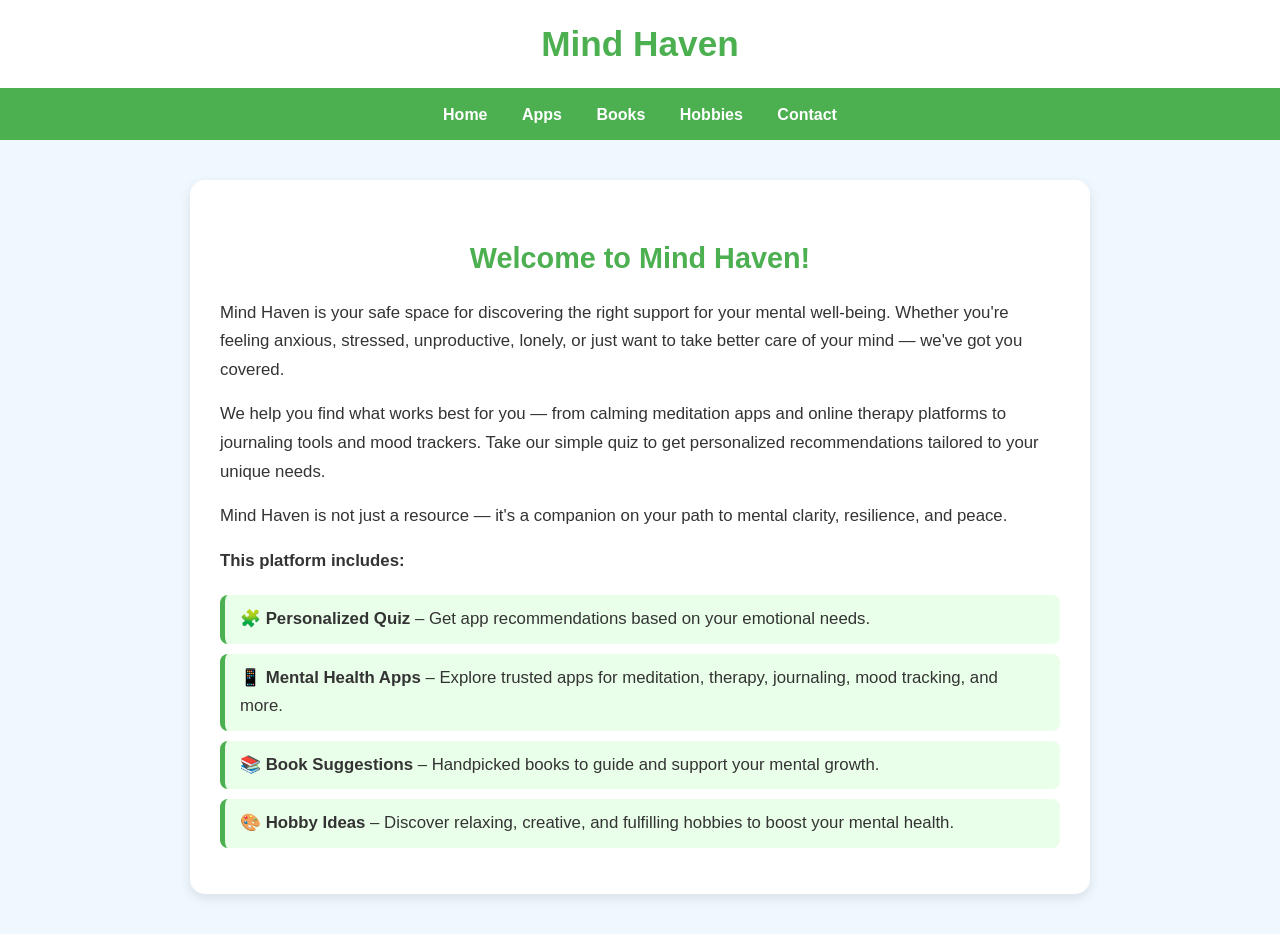
<file: index.html>
<!DOCTYPE html>
<html lang="en">
<head>
  <meta charset="UTF-8">
  <title>Mind Haven – Mental Health Awareness</title>
  <link rel="stylesheet" href="css/style.css">
  <style>
    body {
      font-family: 'Segoe UI', Tahoma, Geneva, Verdana, sans-serif;
      background-color: #f0f8ff;
      color: #333;
      margin: 0;
      padding: 0;
    }

    header {
      background-color: white;
      color: #4CAF50;
      padding: 1.5em 1em;
      text-align: center;
      border-bottom: 2px solid #4CAF50;
    }

    header h1 {
      font-size: 2.2em;
      margin: 0;
    }

    nav {
      background: #4CAF50;
      color: white;
      text-align: center;
      padding: 1em 0;
    }

    nav a {
      margin: 0 15px;
      color: white;
      text-decoration: none;
      font-weight: bold;
      font-size: 1em;
      transition: color 0.3s;
    }

    nav a:hover {
      color: #e0ffe0;
    }

    main {
      max-width: 900px;
      margin: 40px auto;
      padding: 0 20px;
    }

    .intro-box {
      background-color: #ffffff;
      padding: 30px;
      border-radius: 15px;
      box-shadow: 0 4px 12px rgba(0, 0, 0, 0.1);
      line-height: 1.7;
    }

    .intro-box h2 {
      text-align: center;
      color: #4CAF50;
      margin-bottom: 10px;
      font-size: 1.8em;
    }

    .intro-box p {
      margin: 16px 0;
      font-size: 1.05em;
    }

    .intro-box ul {
      list-style: none;
      padding-left: 0;
      margin-top: 20px;
    }

    .intro-box ul li {
      background: #eaffea;
      border-left: 5px solid #4CAF50;
      padding: 10px 15px;
      margin: 10px 0;
      border-radius: 8px;
      font-size: 1.05em;
    }
  </style>
</head>
<body>

  <header>
    <h1>Mind Haven</h1>
  </header>

  <nav>
    <a href="index.html">Home</a>
    <a href="apps.html">Apps</a>
    <a href="books.html">Books</a>
    <a href="hobbies.html">Hobbies</a>
    <a href="contact.html">Contact</a>
  </nav>

  <main>
    <div class="intro-box">
      <h2>Welcome to Mind Haven!</h2>
      <p>
        Mind Haven is your safe space for discovering the right support for your mental well-being.
        Whether you're feeling anxious, stressed, unproductive, lonely, or just want to take better care of your mind —
        we've got you covered.
      </p>
      <p>
        We help you find what works best for you — from calming meditation apps and online therapy platforms to journaling tools and mood trackers.
        Take our simple quiz to get personalized recommendations tailored to your unique needs.
      </p>
      <p>
        Mind Haven is not just a resource — it's a companion on your path to mental clarity, resilience, and peace.
      </p>

      <p><strong>This platform includes:</strong></p>
      <ul>
        <li>🧩 <strong>Personalized Quiz</strong> – Get app recommendations based on your emotional needs.</li>
        <li>📱 <strong>Mental Health Apps</strong> – Explore trusted apps for meditation, therapy, journaling, mood tracking, and more.</li>
        <li>📚 <strong>Book Suggestions</strong> – Handpicked books to guide and support your mental growth.</li>
        <li>🎨 <strong>Hobby Ideas</strong> – Discover relaxing, creative, and fulfilling hobbies to boost your mental health.</li>
      </ul>
    </div>
  </main>

</body>
</html>
</file>
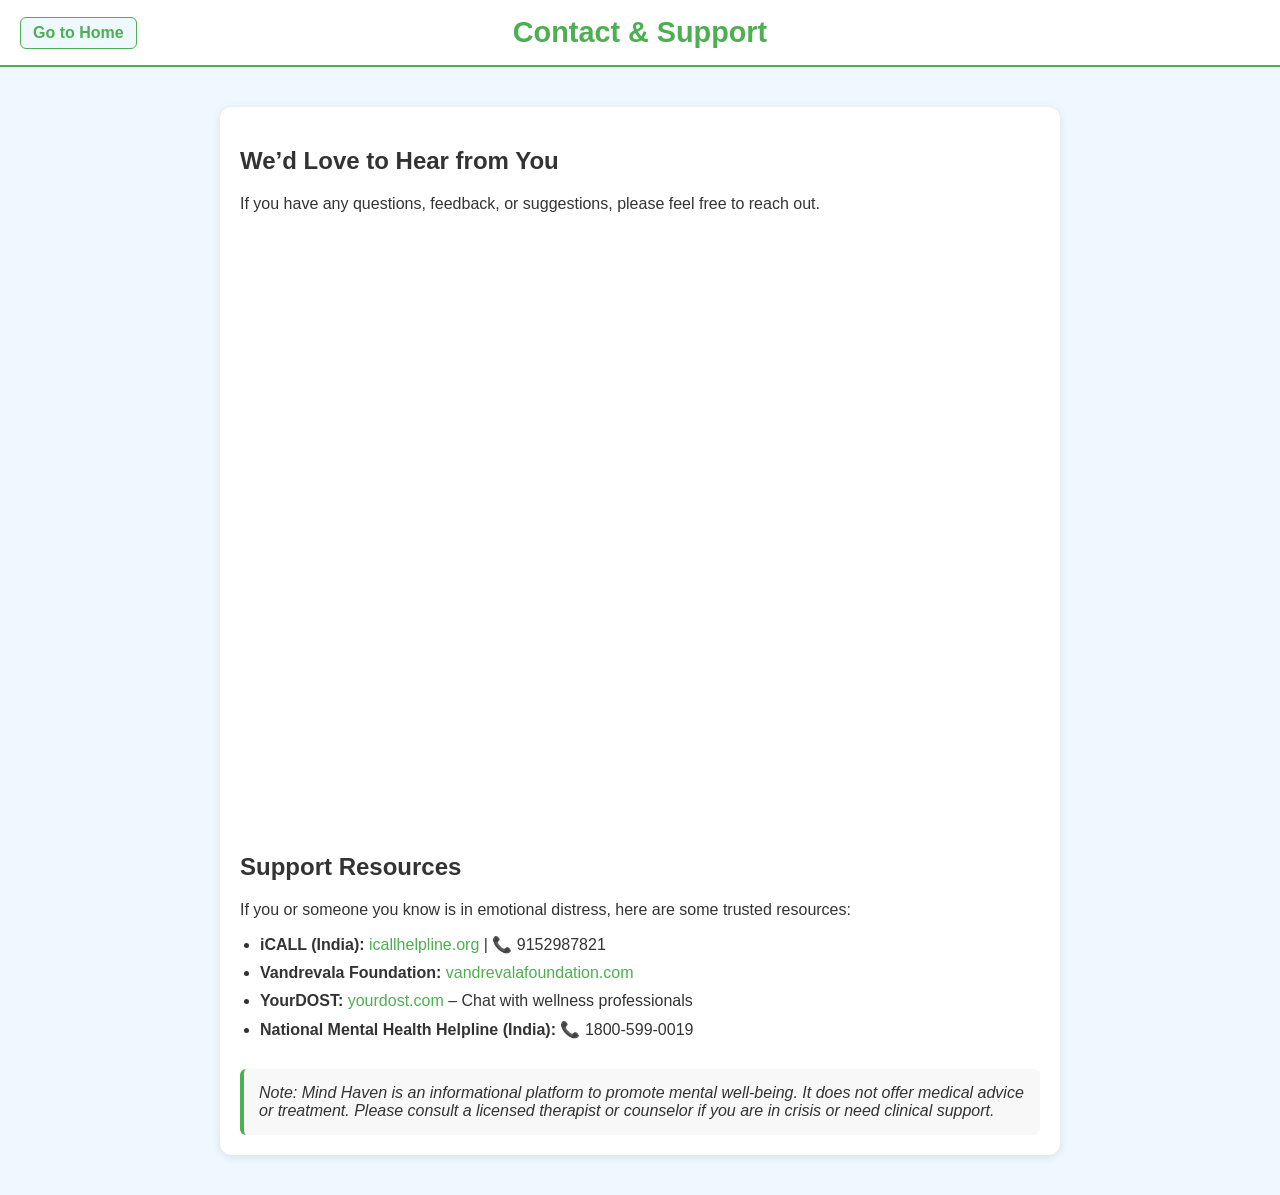
<file: contact.html>
<!DOCTYPE html>
<html>
<head>
  <title>Contact & Support</title>
  <link rel="stylesheet" href="css/style.css">
  <style>
    body {
      font-family: 'Segoe UI', sans-serif;
      background-color: #f0f8ff;
      color: #333;
      margin: 0;
      padding: 0;
    }

    header {
      background-color: white;
      color: #4CAF50;
      padding: 1em 2em;
      border-bottom: 2px solid #4CAF50;
      display: flex;
      justify-content: center;
      align-items: center;
      position: relative;
    }

    header h1 {
      margin: 0;
      font-size: 1.8em;
    }

    .home-link {
      position: absolute;
      left: 20px;
      top: 50%;
      transform: translateY(-50%);
      color: #4CAF50;
      text-decoration: none;
      font-weight: bold;
      background-color: #f0f8ff;
      padding: 6px 12px;
      border: 1px solid #4CAF50;
      border-radius: 6px;
      transition: background-color 0.3s, color 0.3s;
    }

    .home-link:hover {
      background-color: #4CAF50;
      color: white;
    }

    main {
      max-width: 800px;
      margin: 40px auto;
      padding: 20px;
      background: #fff;
      border-radius: 12px;
      box-shadow: 0 2px 10px rgba(0, 0, 0, 0.1);
    }

    form {
      margin-top: 20px;
    }

    label {
      font-weight: bold;
      display: block;
      margin-top: 15px;
    }

    input[type="text"],
    input[type="email"],
    textarea {
      width: 100%;
      padding: 10px;
      margin-top: 5px;
      border-radius: 8px;
      border: 1px solid #ccc;
      box-sizing: border-box;
    }

    input[type="submit"] {
      background-color: #4CAF50;
      color: white;
      padding: 10px 20px;
      border: none;
      border-radius: 6px;
      font-weight: bold;
      margin-top: 20px;
      cursor: pointer;
    }

    input[type="submit"]:hover {
      background-color: #388E3C;
    }

    ul {
      padding-left: 20px;
    }

    ul li {
      margin-bottom: 10px;
    }

    a {
      color: #4CAF50;
      text-decoration: none;
    }

    a:hover {
      text-decoration: underline;
    }

    .disclaimer {
      margin-top: 30px;
      font-style: italic;
      background-color: #f8f8f8;
      padding: 15px;
      border-left: 4px solid #4CAF50;
      border-radius: 6px;
    }
  </style>
</head>
<body>

  <header>
    <h1>Contact & Support</h1>
    <a href="index.html" class="home-link">Go to Home</a>
  </header>

  <main>
    <h2>We’d Love to Hear from You</h2>
    <p>If you have any questions, feedback, or suggestions, please feel free to reach out.</p>
    <iframe src="https://docs.google.com/forms/d/1ou8PA3c4uApFDTbBv2CWZXj0oC-ojOXqen6mQcS04Ug/edit" width="100%" height="600" frameborder="0" marginheight="0" marginwidth="0">Loading…</iframe>
    
    <h2>Support Resources</h2>
    <p>If you or someone you know is in emotional distress, here are some trusted resources:</p>
    <ul>
      <li><strong>iCALL (India):</strong> <a href="https://icallhelpline.org/" target="_blank">icallhelpline.org</a> | 📞 9152987821</li>
      <li><strong>Vandrevala Foundation:</strong> <a href="https://www.vandrevalafoundation.com/" target="_blank">vandrevalafoundation.com</a></li>
      <li><strong>YourDOST:</strong> <a href="https://yourdost.com/" target="_blank">yourdost.com</a> – Chat with wellness professionals</li>
      <li><strong>National Mental Health Helpline (India):</strong> 📞 1800-599-0019</li>
    </ul>

    <div class="disclaimer">
      Note: Mind Haven is an informational platform to promote mental well-being. It does not offer medical advice or treatment. Please consult a licensed therapist or counselor if you are in crisis or need clinical support.
    </div>
  </main>

</body>
</html>
</file>
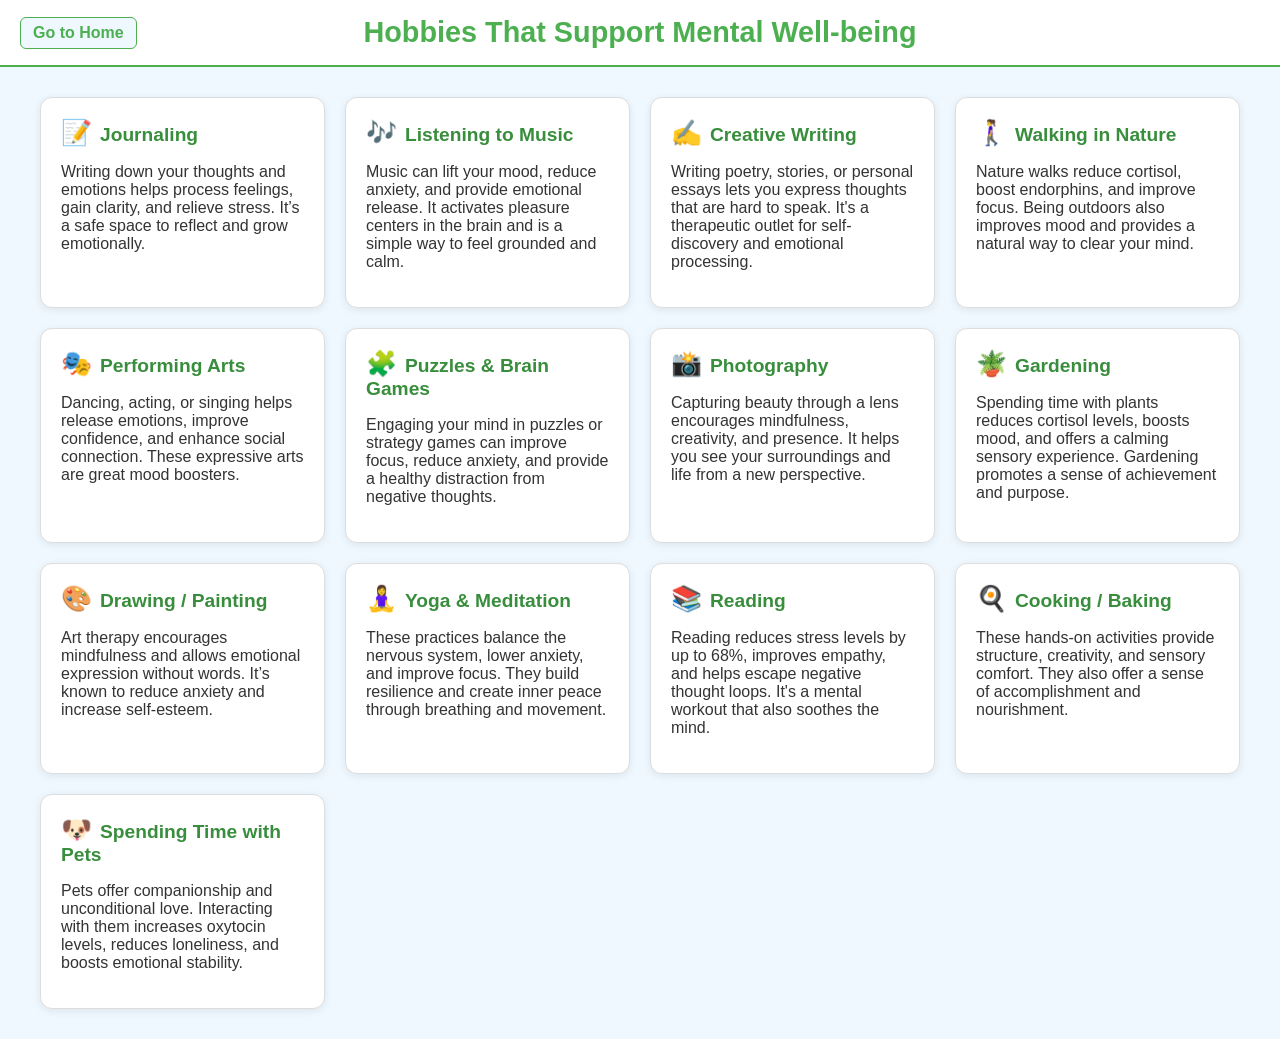
<file: hobbies.html>
<!DOCTYPE html>
<html>
<head>
  <title>Hobbies</title>
  <link rel="stylesheet" href="css/style.css">
  <style>
    body {
      font-family: 'Segoe UI', sans-serif;
      background-color: #f0f8ff;
      color: #333;
      margin: 0;
      padding: 0;
    }

    header {
      background-color: white;
      color: #4CAF50;
      padding: 1em 2em;
      border-bottom: 2px solid #4CAF50;
      display: flex;
      justify-content: center;
      align-items: center;
      position: relative;
    }

    header h1 {
      margin: 0;
      font-size: 1.8em;
    }

    .home-link {
      position: absolute;
      left: 20px;
      top: 50%;
      transform: translateY(-50%);
      color: #4CAF50;
      text-decoration: none;
      font-weight: bold;
      background-color: #f0f8ff;
      padding: 6px 12px;
      border: 1px solid #4CAF50;
      border-radius: 6px;
      transition: background-color 0.3s, color 0.3s;
    }

    .home-link:hover {
      background-color: #4CAF50;
      color: white;
    }

    .hobby-container {
      display: grid;
      grid-template-columns: repeat(auto-fit, minmax(280px, 1fr));
      gap: 20px;
      padding: 30px;
      max-width: 1200px;
      margin: auto;
    }

    .hobby-card {
      background: #ffffff;
      border: 1px solid #ddd;
      border-radius: 12px;
      padding: 20px;
      box-shadow: 0 2px 8px rgba(0, 0, 0, 0.08);
      transition: transform 0.2s ease;
    }

    .hobby-card:hover {
      transform: scale(1.02);
    }

    .hobby-card h2 {
      color: #388E3C;
      margin-top: 0;
      font-size: 1.2em;
    }

    .hobby-card h2::before {
      margin-right: 10px;
    }

    .emoji {
      font-size: 1.3em;
      margin-right: 8px;
    }
  </style>
</head>
<body>

  <header>
    <h1>Hobbies That Support Mental Well-being</h1>
    <a href="index.html" class="home-link">Go to Home</a>
  </header>

  <div class="hobby-container">

    <div class="hobby-card">
      <h2><span class="emoji">📝</span>Journaling</h2>
      <p>Writing down your thoughts and emotions helps process feelings, gain clarity, and relieve stress. It’s a safe space to reflect and grow emotionally.</p>
    </div>

    <div class="hobby-card">
        <h2><span class="emoji">🎶</span>Listening to Music</h2>
        <p>Music can lift your mood, reduce anxiety, and provide emotional release. It activates pleasure centers in the brain and is a simple way to feel grounded and calm.</p>
      </div>
      
      <div class="hobby-card">
        <h2><span class="emoji">✍️</span>Creative Writing</h2>
        <p>Writing poetry, stories, or personal essays lets you express thoughts that are hard to speak. It's a therapeutic outlet for self-discovery and emotional processing.</p>
      </div>
      
      <div class="hobby-card">
        <h2><span class="emoji">🚶‍♀️</span>Walking in Nature</h2>
        <p>Nature walks reduce cortisol, boost endorphins, and improve focus. Being outdoors also improves mood and provides a natural way to clear your mind.</p>
      </div>
      
      <div class="hobby-card">
        <h2><span class="emoji">🎭</span>Performing Arts</h2>
        <p>Dancing, acting, or singing helps release emotions, improve confidence, and enhance social connection. These expressive arts are great mood boosters.</p>
      </div>
      
      <div class="hobby-card">
        <h2><span class="emoji">🧩</span>Puzzles & Brain Games</h2>
        <p>Engaging your mind in puzzles or strategy games can improve focus, reduce anxiety, and provide a healthy distraction from negative thoughts.</p>
      </div>
      
      <div class="hobby-card">
        <h2><span class="emoji">📸</span>Photography</h2>
        <p>Capturing beauty through a lens encourages mindfulness, creativity, and presence. It helps you see your surroundings and life from a new perspective.</p>
      </div>
      
    <div class="hobby-card">
      <h2><span class="emoji">🪴</span>Gardening</h2>
      <p>Spending time with plants reduces cortisol levels, boosts mood, and offers a calming sensory experience. Gardening promotes a sense of achievement and purpose.</p>
    </div>

    <div class="hobby-card">
      <h2><span class="emoji">🎨</span>Drawing / Painting</h2>
      <p>Art therapy encourages mindfulness and allows emotional expression without words. It’s known to reduce anxiety and increase self-esteem.</p>
    </div>

    <div class="hobby-card">
      <h2><span class="emoji">🧘‍♀️</span>Yoga & Meditation</h2>
      <p>These practices balance the nervous system, lower anxiety, and improve focus. They build resilience and create inner peace through breathing and movement.</p>
    </div>

    <div class="hobby-card">
      <h2><span class="emoji">📚</span>Reading</h2>
      <p>Reading reduces stress levels by up to 68%, improves empathy, and helps escape negative thought loops. It's a mental workout that also soothes the mind.</p>
    </div>

    <div class="hobby-card">
      <h2><span class="emoji">🍳</span>Cooking / Baking</h2>
      <p>These hands-on activities provide structure, creativity, and sensory comfort. They also offer a sense of accomplishment and nourishment.</p>
    </div>

    <div class="hobby-card">
      <h2><span class="emoji">🐶</span>Spending Time with Pets</h2>
      <p>Pets offer companionship and unconditional love. Interacting with them increases oxytocin levels, reduces loneliness, and boosts emotional stability.</p>
    </div>

  </div>

</body>
</html>
</file>
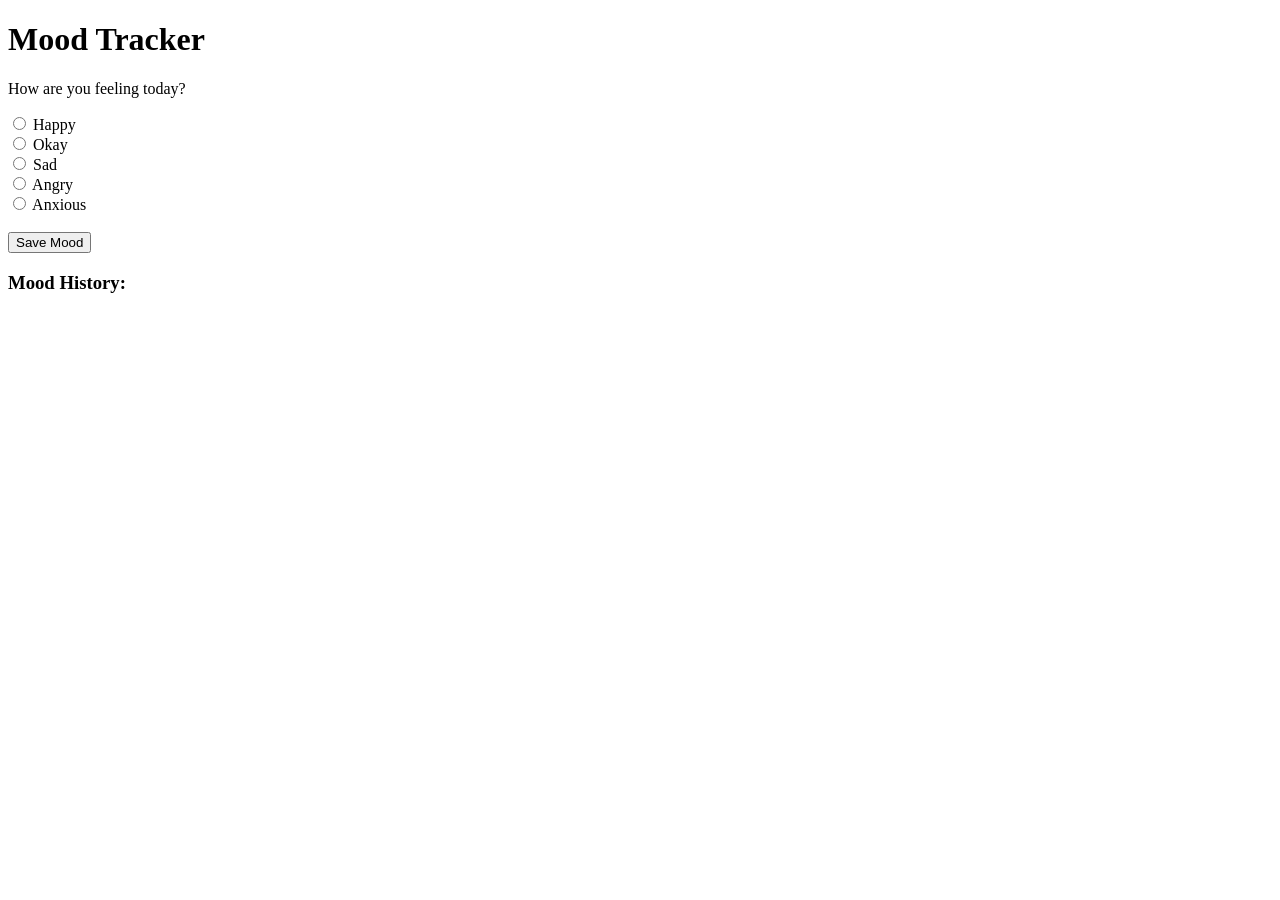
<file: mood.html>
<!DOCTYPE html>
<html>
<head>
    <title>Mood Tracker</title>
    <script src="js/script.js" defer></script>
</head>
<body onload="loadMoodHistory()">
    <h1>Mood Tracker</h1>
    <p>How are you feeling today?</p>
    <label><input type="radio" name="mood" value="😊"> Happy</label><br>
    <label><input type="radio" name="mood" value="😐"> Okay</label><br>
    <label><input type="radio" name="mood" value="😞"> Sad</label><br>
    <label><input type="radio" name="mood" value="😡"> Angry</label><br>
    <label><input type="radio" name="mood" value="🥺"> Anxious</label><br><br>
    <button onclick="saveMood()">Save Mood</button>
    <div id="moodHistory"></div>
</body>
</html>
</file>
<file: css/style.css>
body { 
    font-family: Arial, sans-serif;
     background-color: #f0f8ff;
      color: #333; 
    }
header, nav { 
    background: #4CAF50; 
    color: white; 
    padding: 1em; 
    text-align: center;
 }
nav a { 
    margin: 0 10px; 
    color: white; 
    text-decoration: none; 
}
main { 
    padding: 20px;
 }
</file>
